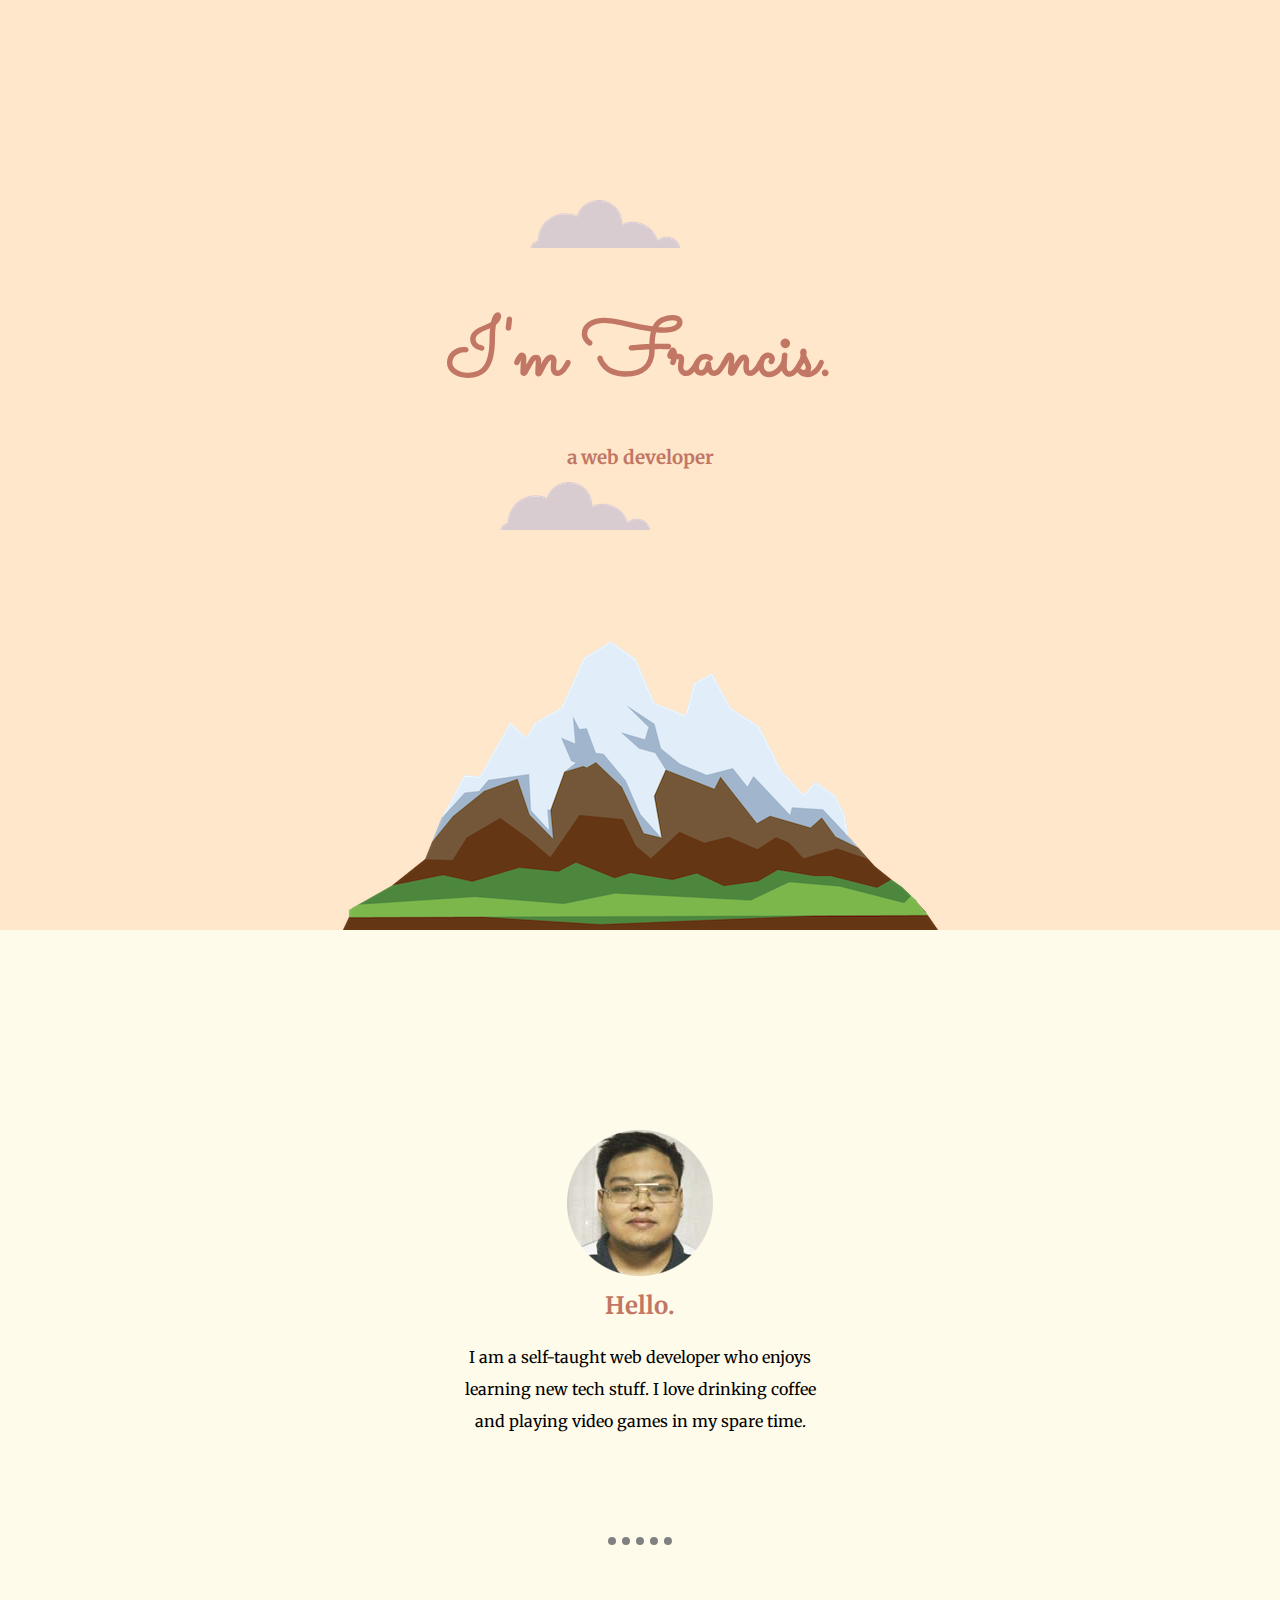
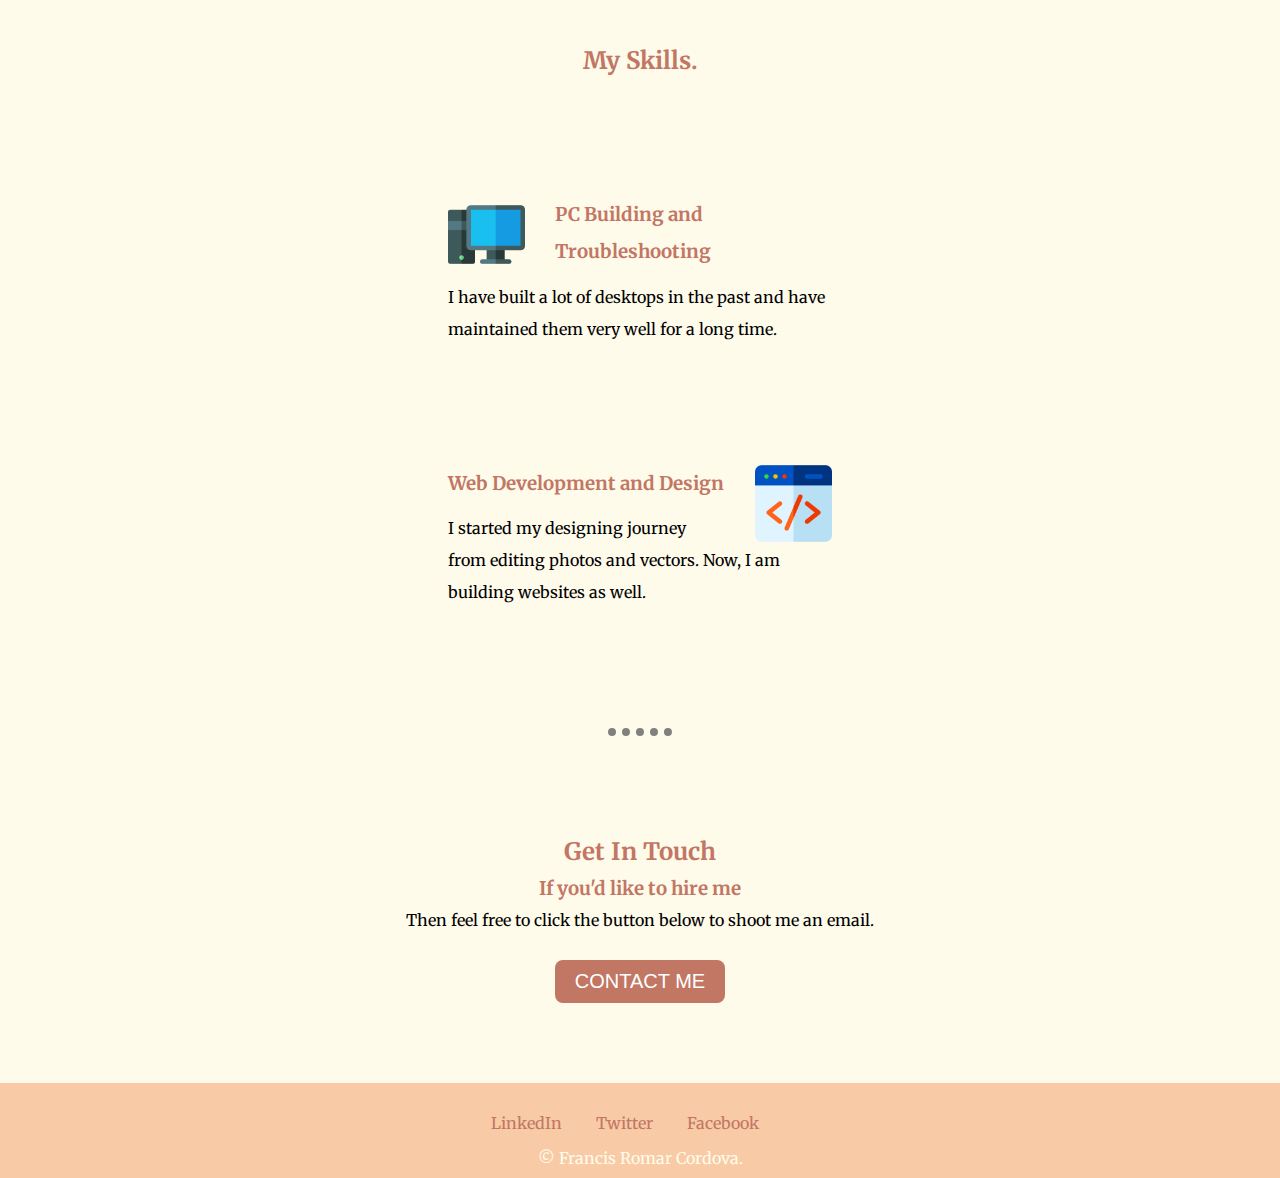
<file: index.html>
<!DOCTYPE html>
<html lang="en">
  <head>
    <meta charset="utf-8">
    <title>Francis Cordova - a web developer</title>
    <link rel="stylesheet" href="css/styles.css">
    <link rel="icon" href="favicon.ico">
    <link rel="preconnect" href="https://fonts.googleapis.com">
    <link rel="preconnect" href="https://fonts.gstatic.com" crossorigin>
    <link href="https://fonts.googleapis.com/css2?family=Merriweather&family=Sacramento&display=swap" rel="stylesheet">
  </head>

  <body>
    <div class="top-container">
      <img src="images/cloud.png" class="cloud1" alt="cloud-img">
      <h1 class="intro-h1">I'm Francis.</h1>
      <h3 class="intro-h3">a web developer</h3>
      <img src="images/cloud.png" class="cloud2" alt="cloud-img">
      <img src="images/mountain.png" class="mountain" alt="mountain-img">
    </div> 

    <div class="middle-container">
      <div class="profile">
        <img src="images/cordova.png" alt="francis profile picture">
        <h2>Hello.</h2>
        <p class="intro-p">I am a self-taught web developer who enjoys learning new tech stuff. I love drinking coffee and playing video games in my spare time.</p>
      </div>
      <hr>
      <div class="skills">
        <h2>My Skills.</h2>
        <div class="skill-row">
          <img class="skill-img1" src="images/desktop.png" alt="desktop-img">
          <h3>PC Building and Troubleshooting</h3>
          <p>I have built a lot of desktops in the past and have maintained them very well for a long time.</p>
        </div>
        <div class="skill-row">
          <img class="skill-img2" src="images/web-development.png" alt="webdev-img">
          <h3>Web Development and Design</h3>
          <p>I started my designing journey from editing photos and vectors. Now, I am building websites as well.</p>
        </div>
      </div>
      <hr>
      <div class="contact-me">
        <h2>Get In Touch</h2>
        <h3>If you'd like to hire me</h3>
        <p>Then feel free to click the button below to shoot me an email.</p>
        <a class="btn" href="mailto:chula.cordova@yahoo.com">CONTACT ME</a>
      </div>
    </div>
    
    <div class="bottom-container">
      <a class="footer-link" href="https://www.linkedin.com/in/cordovsky">LinkedIn</a>
      <a class="footer-link" href="https://twitter.com/ChulaCordova">Twitter</a>
      <a class="footer-link" href="https://www.facebook.com/cordovsky/">Facebook</a>
      <p class="copyright">© Francis Romar Cordova.</p>
    </div>
     
  </body>
</html>
</file>
<file: css/styles.css>
* {
    margin: 0;
    padding: 0;
}

body {
      text-align: center;
      font-family: 'Merriweather', serif;  
}

a {
    color: #C27664;
    text-align: center;
    text-decoration: none;
    margin-right: 30px;
}

a:hover {
    color: #FFFBEB; 
}

h2{
    color: #C27664;
    margin: 10px auto;
}

h3 {
    color: #C27664;
    margin: 10px auto;
}

hr {
    border-style: dotted none none;
    border-color: grey;
    height: 0px;
    border-width: 8px;
    width: 5%;
    margin: 100px auto 100px auto;
}

/*************************Class Selectors*********************/

.top-container {
    position: relative;
    height: 930px;
    background-color: #FFE7CC;
}

.middle-container {
    position: relative;
    background-color: #FFFBEB;
    padding: 200px 0 50px 0;
}

.bottom-container {
    position: static;
    background-color: #F8CBA6;
    padding: 30px 0 10px;
    width: 100%;
    height: 100%;
}

.intro-h1 {
    position: relative;
    top: 300px;
    font-family: 'Sacramento', cursive;
    font-size: 80px;
    color: #C27664;
}

.intro-h3 {
    position: relative;
    color: #C27664;
    top: 330px;
    margin: 0;
}

.intro-p {
    width: 30%;
    line-height: 2;
    margin: 20px auto;
}

.cloud1 {
    position: absolute;
    right: 600px;
    top: 200px;
}

.cloud2 {
    position: absolute;
    left: 500px;
    bottom: 400px;
}

.mountain {
    position: relative;
    display: inline-block;
    margin: 0 auto;
    top: 435px;
}

.skill-row {
    width: 30%;
    margin: 120px auto 120px auto;
    text-align: left;
    line-height: 2;
}

.skill-img1 {
    width: 20%;
    float: left;
    margin-right: 30px;
}

.skill-img2 {
    width: 20%;
    float: right;
    margin-left: 30px;
}

.copyright {
    color: #FFFBEB;
    margin-top: 15px;
}

.btn {
    -webkit-border-radius: 8;
    -moz-border-radius: 8;
    border-radius: 8px;
    font-family: Arial;
    color: #ffffff;
    font-size: 20px;
    background: #C27664;
    padding: 10px 20px 10px 20px;
    text-decoration: none;
    position: relative;
    display: inline-block;
    margin: 30px auto 30px auto;
  }
  
  .btn:hover {
    background: #C27664;
    background-image: -webkit-linear-gradient(top, #C27664, #F8CBA6);
    background-image: -moz-linear-gradient(top, #C27664, #F8CBA6);
    background-image: -ms-linear-gradient(top, #C27664, #F8CBA6);
    background-image: -o-linear-gradient(top, #C27664, #F8CBA6);
    background-image: linear-gradient(to bottom, #C27664, #F8CBA6);
    text-decoration: none;
  }
</file>
